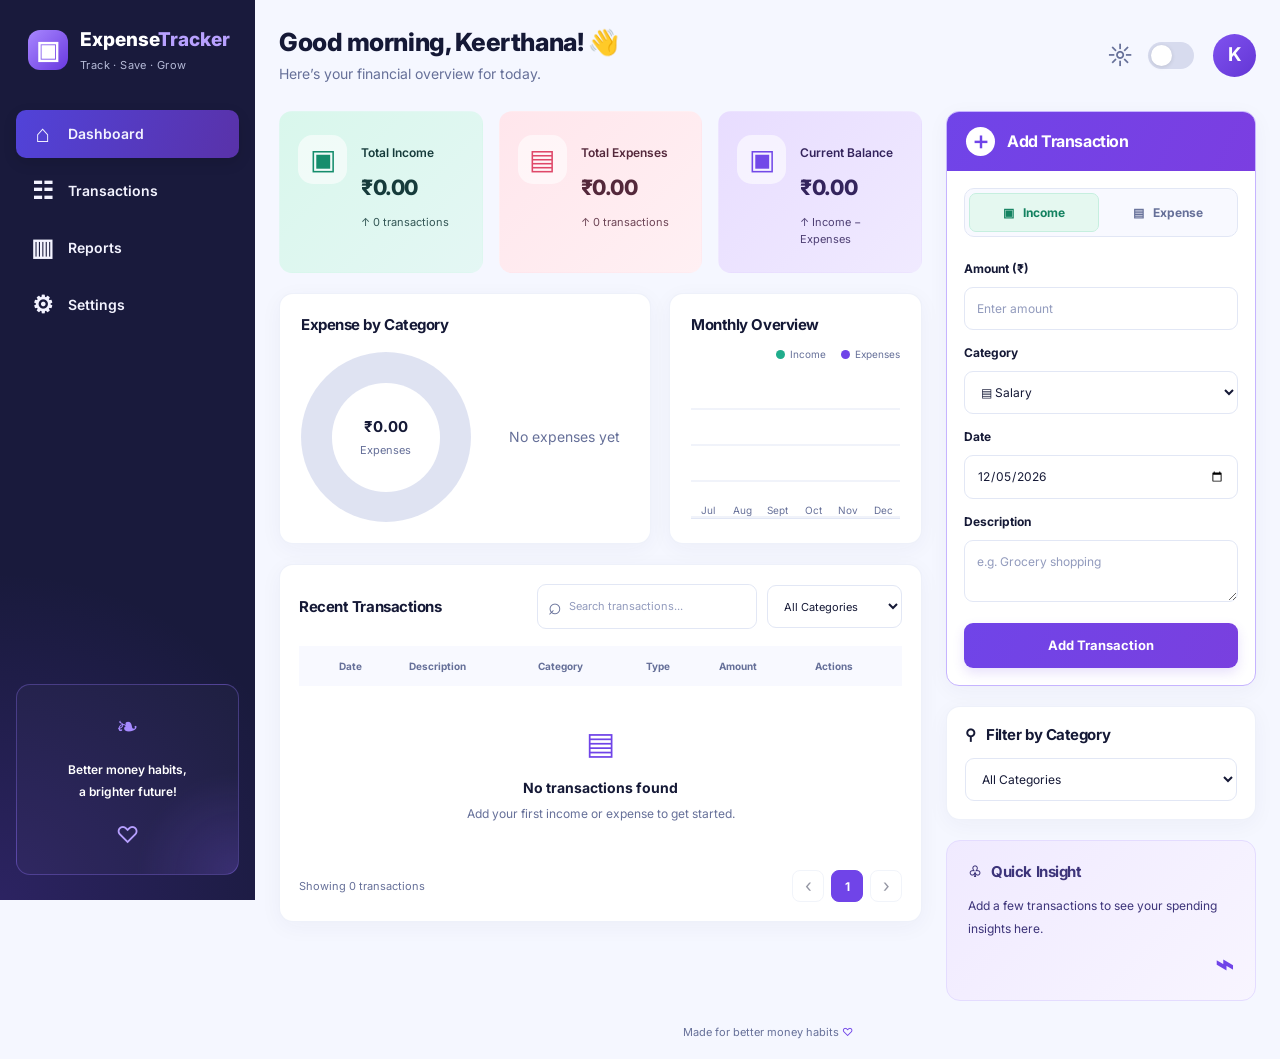
<file: Task 3 — Expense Tracker/index.html>
<!doctype html>
<html lang="en">
  <head>
    <meta charset="UTF-8" />
    <meta name="viewport" content="width=device-width, initial-scale=1.0" />
    <meta
      name="description"
      content="Track income, expenses, and your current balance with ExpenseTracker."
    />

    <title>ExpenseTracker | Personal Finance Dashboard</title>

    <link rel="preconnect" href="https://fonts.googleapis.com" />
    <link rel="preconnect" href="https://fonts.gstatic.com" crossorigin />
    <link
      href="https://fonts.googleapis.com/css2?family=Inter:wght@400;500;600;700;800&display=swap"
      rel="stylesheet"
    />

    <link rel="stylesheet" href="css/style.css" />
  </head>

  <body>
    <div class="app-shell">
      <aside class="sidebar" id="sidebar">
        <a class="brand" href="#dashboard" aria-label="ExpenseTracker home">
          <span class="brand-mark">▣</span>
          <span>
            <strong>Expense<span>Tracker</span></strong>
            <small>Track · Save · Grow</small>
          </span>
        </a>

        <nav class="side-nav" aria-label="Main navigation">
          <a class="nav-link active" href="#dashboard">
            <span class="nav-icon">⌂</span>Dashboard
          </a>
          <a class="nav-link" href="#transactions">
            <span class="nav-icon">☷</span>Transactions
          </a>
          <a class="nav-link" href="#reports">
            <span class="nav-icon">▥</span>Reports
          </a>
          <a class="nav-link" href="#settings">
            <span class="nav-icon">⚙</span>Settings
          </a>
        </nav>

        <div class="sidebar-note">
          <span class="note-leaf">❧</span>
          <p>Better money habits,<br />a brighter future!</p>
          <span class="note-heart">♡</span>
        </div>
      </aside>

      <main class="main-content" id="dashboard">
        <header class="topbar">
          <button
            class="mobile-menu"
            id="mobileMenu"
            type="button"
            aria-label="Open navigation"
          >
            ☰
          </button>

          <div>
            <h1>Good morning, Keerthana! <span aria-hidden="true">👋</span></h1>
            <p class="subheading">Here’s your financial overview for today.</p>
          </div>

          <div class="top-actions">
            <span class="sun-icon" aria-hidden="true">☼</span>

            <button
              class="theme-switch"
              id="themeToggle"
              type="button"
              aria-label="Toggle dark mode"
              aria-pressed="false"
            >
              <span></span>
            </button>

            <div class="avatar" title="Profile">K</div>
          </div>
        </header>

        <div class="dashboard-grid">
          <section class="center-column">
            <section class="summary-grid" aria-label="Financial summary">
              <article class="summary-card income-card">
                <div class="summary-icon">▣</div>
                <div class="summary-content">
                  <p>Total Income</p>
                  <h2 id="totalIncome">₹ 0</h2>
                  <small id="incomeCount">↑ 0 transactions</small>
                </div>
              </article>

              <article class="summary-card expense-card">
                <div class="summary-icon">▤</div>
                <div class="summary-content">
                  <p>Total Expenses</p>
                  <h2 id="totalExpenses">₹ 0</h2>
                  <small id="expenseCount">↑ 0 transactions</small>
                </div>
              </article>

              <article class="summary-card balance-card">
                <div class="summary-icon">▣</div>
                <div class="summary-content">
                  <p>Current Balance</p>
                  <h2 id="currentBalance">₹ 0</h2>
                  <small>↑ Income − Expenses</small>
                </div>
              </article>
            </section>

            <section class="insights-grid">
              <article class="panel category-panel" id="reports">
                <h3>Expense by Category</h3>

                <div class="category-chart-layout">
                  <div class="donut-chart" id="donutChart">
                    <div class="donut-hole">
                      <strong id="donutTotal">₹ 0</strong>
                      <span>Expenses</span>
                    </div>
                  </div>

                  <div class="category-legend" id="categoryLegend"></div>
                </div>
              </article>

              <article class="panel monthly-panel">
                <h3>Monthly Overview</h3>

                <div class="chart-legend">
                  <span><i class="legend-dot income-dot"></i>Income</span>
                  <span><i class="legend-dot expense-dot"></i>Expenses</span>
                </div>

                <div
                  class="bar-chart"
                  id="monthlyChart"
                  aria-label="Monthly income and expense chart"
                ></div>
              </article>
            </section>

            <section class="panel transactions-panel" id="transactions">
              <div class="section-heading">
                <h3>Recent Transactions</h3>

                <div class="transaction-tools">
                  <label class="search-box">
                    <span aria-hidden="true">⌕</span>
                    <input
                      id="searchInput"
                      type="search"
                      placeholder="Search transactions..."
                      aria-label="Search transactions"
                    />
                  </label>

                  <select
                    id="categoryFilter"
                    aria-label="Filter transactions by category"
                  >
                    <option value="all">All Categories</option>
                    <option value="Food">Food</option>
                    <option value="Transport">Transport</option>
                    <option value="Shopping">Shopping</option>
                    <option value="Bills">Bills</option>
                    <option value="Health">Health</option>
                    <option value="Entertainment">Entertainment</option>
                    <option value="Salary">Salary</option>
                    <option value="Freelance">Freelance</option>
                    <option value="Other">Other</option>
                  </select>
                </div>
              </div>

              <div class="table-wrap">
                <table>
                  <thead>
                    <tr>
                      <th><span class="sr-only">Select</span></th>
                      <th>Date</th>
                      <th>Description</th>
                      <th>Category</th>
                      <th>Type</th>
                      <th>Amount</th>
                      <th>Actions</th>
                    </tr>
                  </thead>

                  <tbody id="transactionRows"></tbody>
                </table>

                <div class="empty-state" id="emptyState" hidden>
                  <span>▤</span>
                  <strong>No transactions found</strong>
                  <p>Add your first income or expense to get started.</p>
                </div>
              </div>

              <div class="table-footer">
                <span id="transactionCount">Showing 0 transactions</span>

                <div class="pagination">
                  <button
                    id="prevPage"
                    type="button"
                    aria-label="Previous page"
                    disabled
                  >
                    ‹
                  </button>

                  <span id="pageNumber">1</span>

                  <button
                    id="nextPage"
                    type="button"
                    aria-label="Next page"
                    disabled
                  >
                    ›
                  </button>
                </div>
              </div>
            </section>
          </section>

          <aside class="right-column">
            <section class="add-panel" id="settings">
              <div class="add-panel-heading">
                <span>＋</span>
                <h2 id="formTitle">Add Transaction</h2>
              </div>

              <form id="transactionForm">
                <div
                  class="type-switch"
                  role="group"
                  aria-label="Transaction type"
                >
                  <button
                    type="button"
                    class="type-button selected income-type"
                    data-type="income"
                    aria-pressed="true"
                  >
                    ▣ &nbsp; Income
                  </button>

                  <button
                    type="button"
                    class="type-button expense-type"
                    data-type="expense"
                    aria-pressed="false"
                  >
                    ▤ &nbsp; Expense
                  </button>
                </div>

                <label for="amount">Amount (₹)</label>
                <input
                  id="amount"
                  name="amount"
                  type="number"
                  min="0.01"
                  step="0.01"
                  placeholder="Enter amount"
                  required
                />

                <label for="category">Category</label>
                <select id="category" name="category" required>
                  <option value="Food">🍴 Food</option>
                  <option value="Transport">🚌 Transport</option>
                  <option value="Shopping">🛍 Shopping</option>
                  <option value="Bills">⚡ Bills</option>
                  <option value="Health">✚ Health</option>
                  <option value="Entertainment">♫ Entertainment</option>
                  <option value="Salary">▤ Salary</option>
                  <option value="Freelance">💻 Freelance</option>
                  <option value="Other">✦ Other</option>
                </select>

                <label for="date">Date</label>
                <input id="date" name="date" type="date" required />

                <label for="description">Description</label>
                <textarea
                  id="description"
                  name="description"
                  rows="2"
                  maxlength="100"
                  placeholder="e.g. Grocery shopping"
                  required
                ></textarea>

                <p class="form-error" id="formError" role="alert"></p>

                <div class="form-actions">
                  <button class="submit-button" type="submit" id="submitButton">
                    Add Transaction
                  </button>

                  <button
                    class="cancel-button"
                    type="button"
                    id="cancelEdit"
                    hidden
                  >
                    Cancel
                  </button>
                </div>
              </form>
            </section>

            <section class="panel filter-panel">
              <h3>⚲ &nbsp; Filter by Category</h3>

              <select
                id="sideCategoryFilter"
                aria-label="Filter transactions by category"
              >
                <option value="all">All Categories</option>
                <option value="Food">Food</option>
                <option value="Transport">Transport</option>
                <option value="Shopping">Shopping</option>
                <option value="Bills">Bills</option>
                <option value="Health">Health</option>
                <option value="Entertainment">Entertainment</option>
                <option value="Salary">Salary</option>
                <option value="Freelance">Freelance</option>
                <option value="Other">Other</option>
              </select>
            </section>

            <section class="quick-insight">
              <h3>♧ &nbsp; Quick Insight</h3>
              <p id="quickInsight">
                Add a few transactions to see your spending insights here.
              </p>
              <span class="insight-decoration">⌁</span>
            </section>
          </aside>
        </div>

        <footer class="footer">
          Made for better money habits <span>♡</span>
        </footer>
      </main>
    </div>

    <div class="toast" id="toast" role="status" aria-live="polite"></div>

    <script src="js/script.js"></script>
  </body>
</html>
</file>
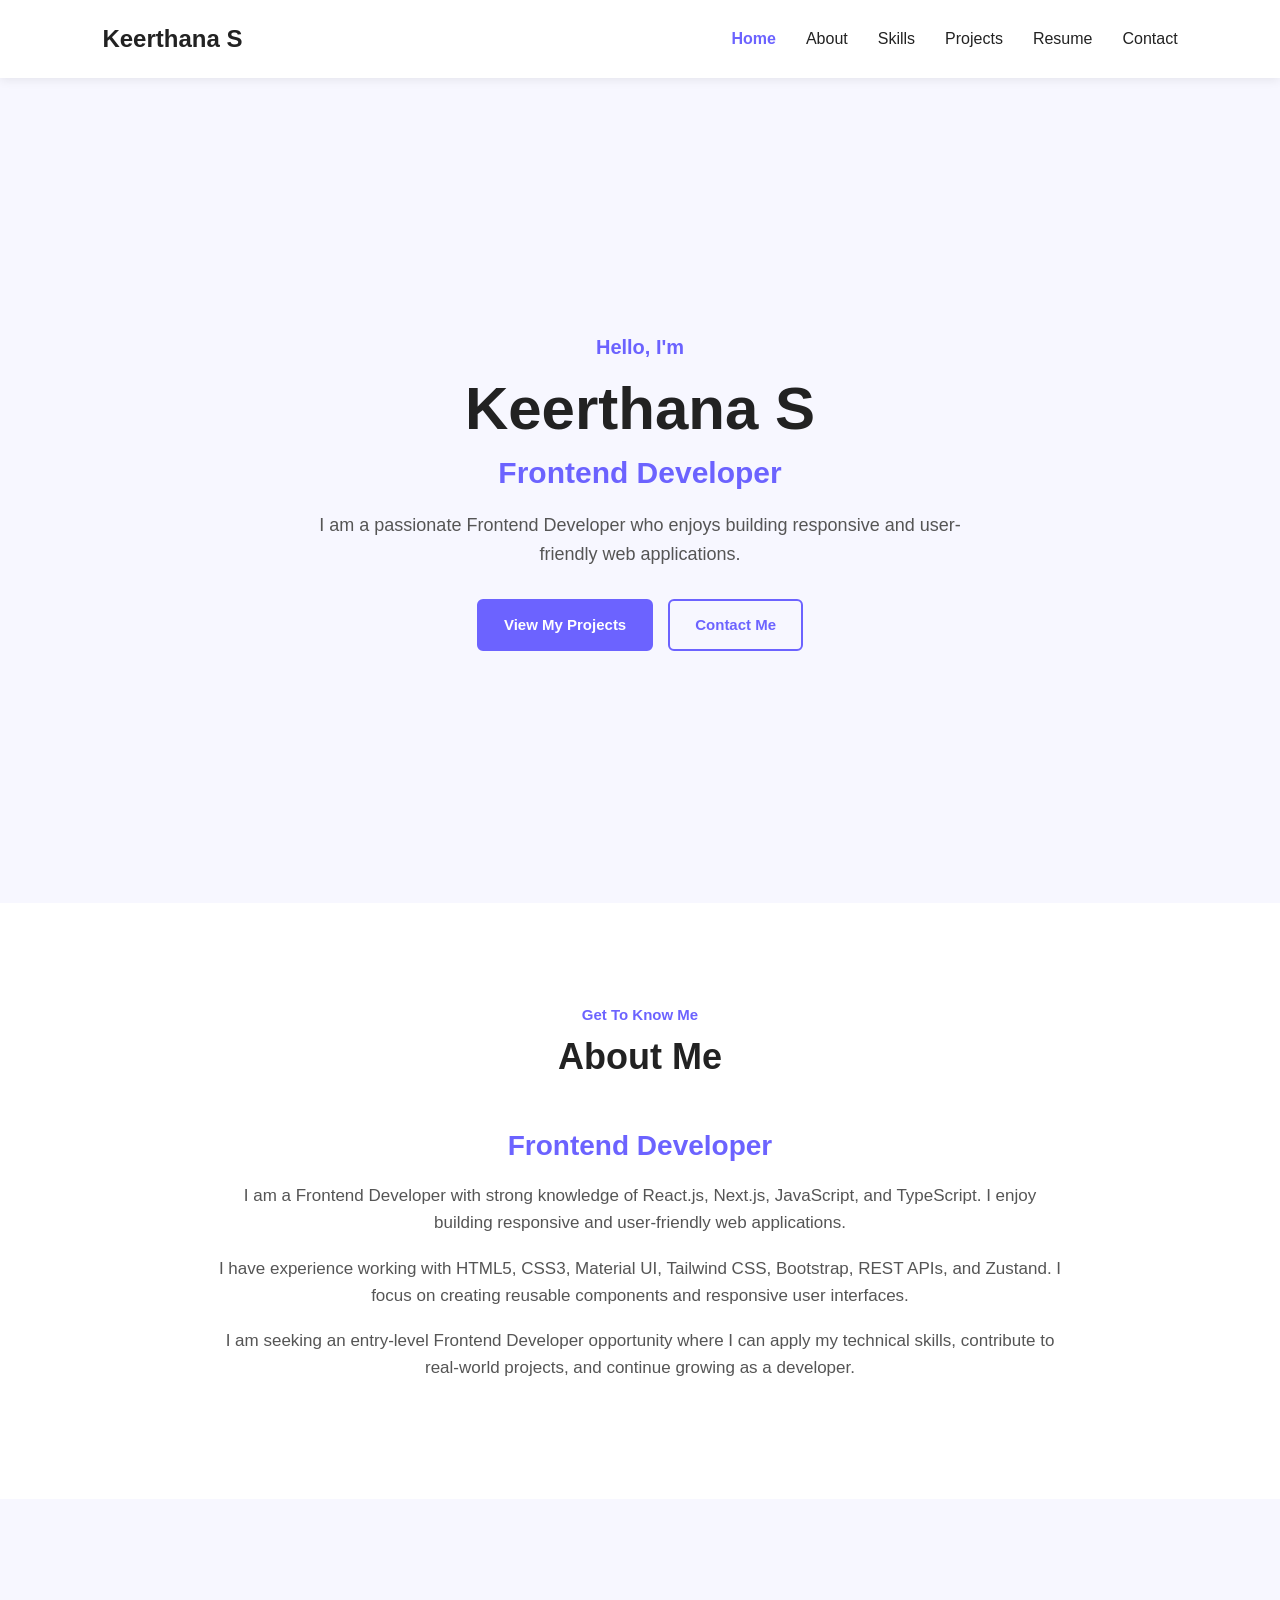
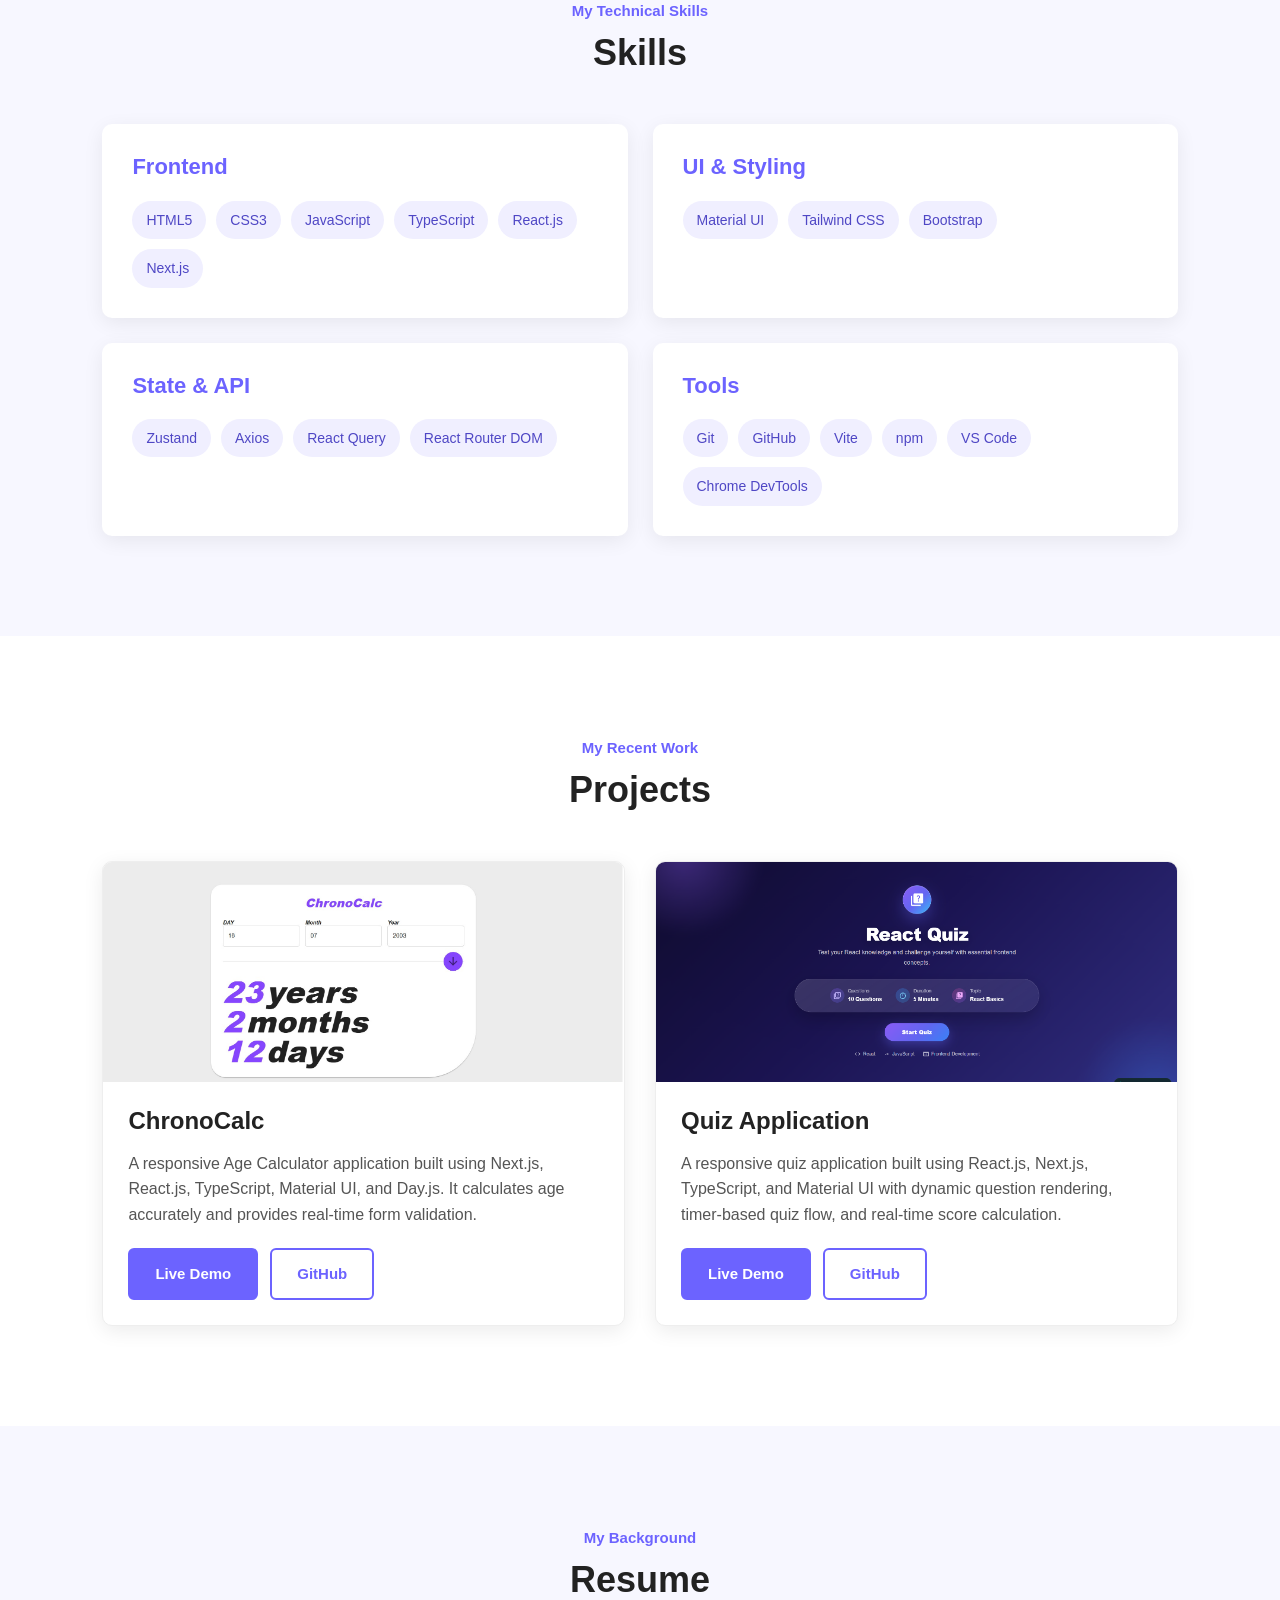
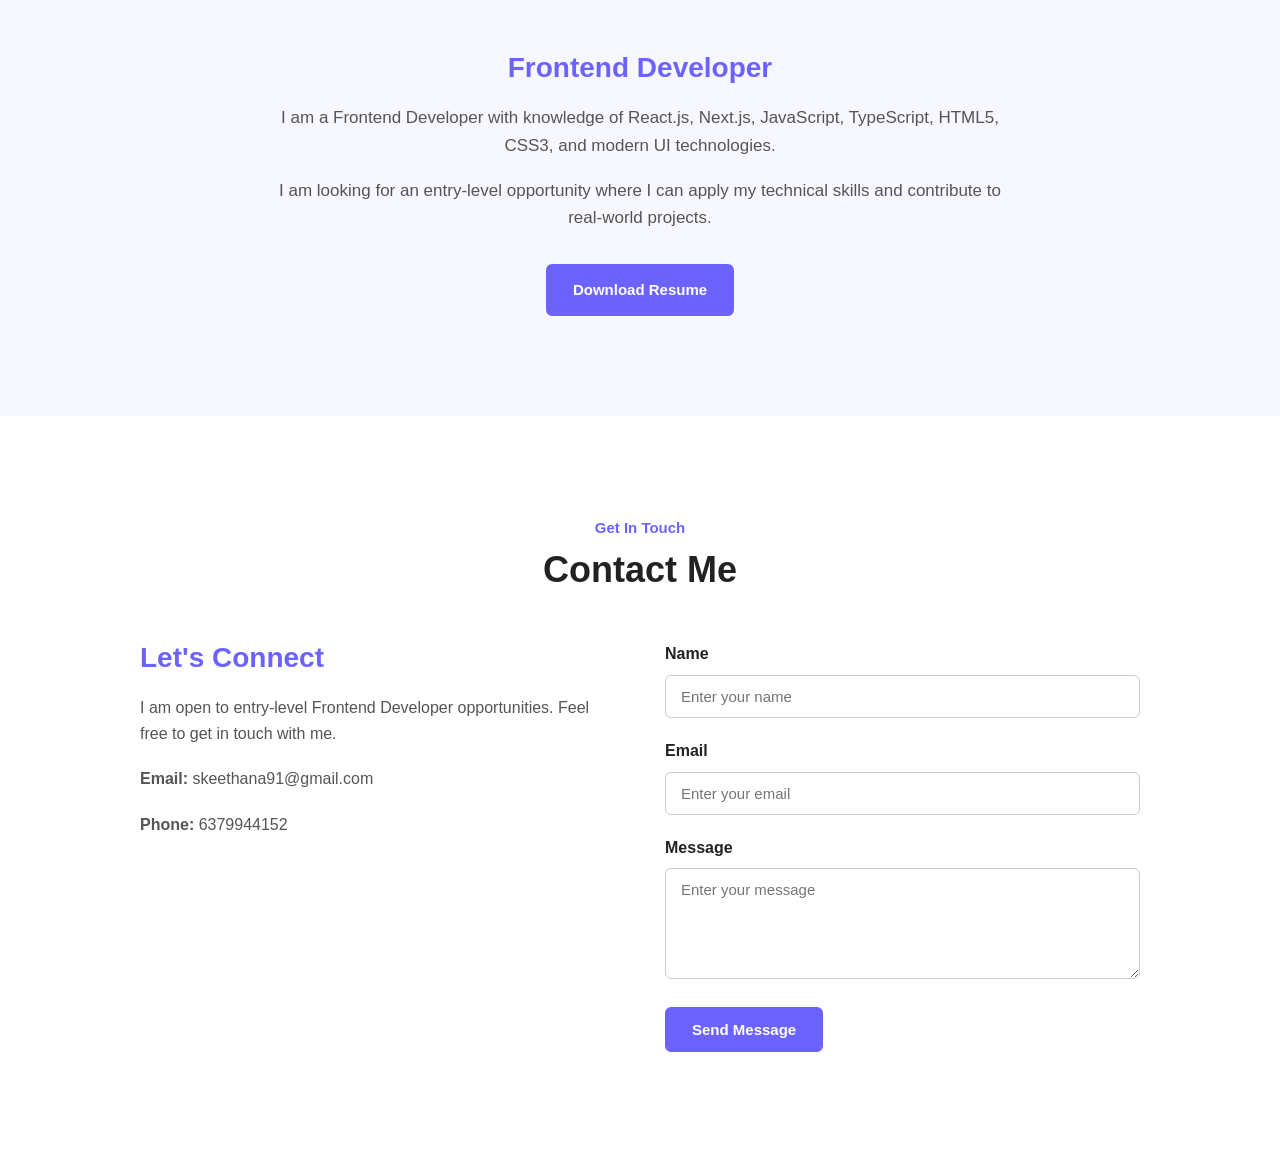
<file: TASK1_PERSONAL_PORTFOLIO/index.html>
<!doctype html>
<html lang="en">
  <head>
    <meta charset="UTF-8" />
    <meta name="viewport" content="width=device-width, initial-scale=1.0" />
    <title>Keerthana S | Frontend Developer</title>
    <link rel="stylesheet" href="css/style.css" />
  </head>

  <body>
    <nav class="navbar">
      <div class="logo">Keerthana S</div>

      <ul class="nav-links">
        <li><a href="#home">Home</a></li>
        <li><a href="#about">About</a></li>
        <li><a href="#skills">Skills</a></li>
        <li><a href="#projects">Projects</a></li>
        <li><a href="#resume">Resume</a></li>
        <li><a href="#contact">Contact</a></li>
      </ul>
    </nav>
    <section id="home" class="home-section">
      <div class="home-content">
        <p class="home-greeting">Hello, I'm</p>

        <h1>Keerthana S</h1>

        <h2>Frontend Developer</h2>

        <p class="home-description">
          I am a passionate Frontend Developer who enjoys building responsive
          and user-friendly web applications.
        </p>

        <div class="home-buttons">
          <a href="#projects" class="btn">View My Projects</a>
          <a href="#contact" class="btn btn-outline">Contact Me</a>
        </div>
      </div>
    </section>

    <section id="about" class="about-section">
      <div class="section-title">
        <p>Get To Know Me</p>
        <h2>About Me</h2>
      </div>

      <div class="about-content">
        <div class="about-text">
          <h3>Frontend Developer</h3>

          <p>
            I am a Frontend Developer with strong knowledge of React.js,
            Next.js, JavaScript, and TypeScript. I enjoy building responsive and
            user-friendly web applications.
          </p>

          <p>
            I have experience working with HTML5, CSS3, Material UI, Tailwind
            CSS, Bootstrap, REST APIs, and Zustand. I focus on creating reusable
            components and responsive user interfaces.
          </p>

          <p>
            I am seeking an entry-level Frontend Developer opportunity where I
            can apply my technical skills, contribute to real-world projects,
            and continue growing as a developer.
          </p>
        </div>
      </div>
    </section>
    <section id="skills" class="skills-section">
      <div class="section-title">
        <p>My Technical Skills</p>
        <h2>Skills</h2>
      </div>

      <div class="skills-container">
        <div class="skill-category">
          <h3>Frontend</h3>

          <div class="skills-list">
            <span>HTML5</span>
            <span>CSS3</span>
            <span>JavaScript</span>
            <span>TypeScript</span>
            <span>React.js</span>
            <span>Next.js</span>
          </div>
        </div>

        <div class="skill-category">
          <h3>UI & Styling</h3>

          <div class="skills-list">
            <span>Material UI</span>
            <span>Tailwind CSS</span>
            <span>Bootstrap</span>
          </div>
        </div>

        <div class="skill-category">
          <h3>State & API</h3>

          <div class="skills-list">
            <span>Zustand</span>
            <span>Axios</span>
            <span>React Query</span>
            <span>React Router DOM</span>
          </div>
        </div>

        <div class="skill-category">
          <h3>Tools</h3>

          <div class="skills-list">
            <span>Git</span>
            <span>GitHub</span>
            <span>Vite</span>
            <span>npm</span>
            <span>VS Code</span>
            <span>Chrome DevTools</span>
          </div>
        </div>
      </div>
    </section>
    <section id="projects" class="projects-section">
      <div class="section-title">
        <p>My Recent Work</p>
        <h2>Projects</h2>
      </div>

      <div class="projects-container">
        <div class="project-card">
          <div class="project-image">
            <img src="images/chronocalc.jpg" alt="ChronoCalc Age Calculator" />
          </div>

          <div class="project-content">
            <h3>ChronoCalc</h3>

            <p>
              A responsive Age Calculator application built using Next.js,
              React.js, TypeScript, Material UI, and Day.js. It calculates age
              accurately and provides real-time form validation.
            </p>

            <div class="project-buttons">
              <a
                href="https://chrono-age-calculator.netlify.app/"
                target="_blank"
                rel="noopener noreferrer"
                class="btn"
              >
                Live Demo
              </a>

              <a
                href="https://github.com/keerthana-sk-dot/chronocalc"
                target="_blank"
                rel="noopener noreferrer"
                class="btn btn-outline"
              >
                GitHub
              </a>
            </div>
          </div>
        </div>

        <div class="project-card">
          <div class="project-image">
            <img src="images/quiz-app.png" alt="Quiz Application" />
          </div>

          <div class="project-content">
            <h3>Quiz Application</h3>

            <p>
              A responsive quiz application built using React.js, Next.js,
              TypeScript, and Material UI with dynamic question rendering,
              timer-based quiz flow, and real-time score calculation.
            </p>

            <div class="project-buttons">
              <a
                href="https://reactapps-quiz.netlify.app/"
                target="_blank"
                rel="noopener noreferrer"
                class="btn"
              >
                Live Demo
              </a>

              <a
                href="https://github.com/keerthana-sk-dot/reactapp-quiz"
                target="_blank"
                rel="noopener noreferrer"
                class="btn btn-outline"
              >
                GitHub
              </a>
            </div>
          </div>
        </div>
      </div>
    </section>
    <section id="resume" class="resume-section">
      <div class="section-title">
        <p>My Background</p>
        <h2>Resume</h2>
      </div>

      <div class="resume-content">
        <h3>Frontend Developer</h3>

        <p>
          I am a Frontend Developer with knowledge of React.js, Next.js,
          JavaScript, TypeScript, HTML5, CSS3, and modern UI technologies.
        </p>

        <p>
          I am looking for an entry-level opportunity where I can apply my
          technical skills and contribute to real-world projects.
        </p>

        <a href="resume/Keerthana_s_resume.pdf" download class="btn">
          Download Resume
        </a>
      </div>
    </section>
    <section id="contact" class="contact-section">
      <div class="section-title">
        <p>Get In Touch</p>
        <h2>Contact Me</h2>
      </div>

      <div class="contact-content">
        <div class="contact-info">
          <h3>Let's Connect</h3>

          <p>
            I am open to entry-level Frontend Developer opportunities. Feel free
            to get in touch with me.
          </p>

          <p>
            <strong>Email:</strong>
            skeethana91@gmail.com
          </p>

          <p>
            <strong>Phone:</strong>
            6379944152
          </p>
        </div>

        <form id="contact-form" class="contact-form">
          <div class="form-group">
            <label for="name">Name</label>
            <input
              type="text"
              id="name"
              name="name"
              placeholder="Enter your name"
            />
            <small id="name-error"></small>
          </div>

          <div class="form-group">
            <label for="email">Email</label>
            <input
              type="email"
              id="email"
              name="email"
              placeholder="Enter your email"
            />
            <small id="email-error"></small>
          </div>

          <div class="form-group">
            <label for="message">Message</label>
            <textarea
              id="message"
              name="message"
              rows="5"
              placeholder="Enter your message"
            ></textarea>
            <small id="message-error"></small>
          </div>

          <button type="submit" class="btn">Send Message</button>

          <p id="form-success"></p>
        </form>
      </div>
    </section>
    <script src="js/script.js"></script>
  </body>
</html>
</file>
<file: Task 3 — Expense Tracker/css/style.css>
:root {
  --primary: #7044e8;
  --primary-dark: #5630c6;
  --primary-light: #eee8ff;

  --background: #f5f7ff;
  --surface: #ffffff;
  --surface-soft: #f8f9ff;

  --text: #151936;
  --text-secondary: #667099;
  --border: #e2e7f5;

  --green: #20ad8c;
  --red: #e65370;
  --orange: #ffae32;
  --blue: #3188ef;

  --sidebar: #191a3c;
  --sidebar-light: #24244e;

  --shadow: 0 5px 22px rgba(38, 43, 90, 0.045);
  --radius: 14px;
}

body.dark-mode {
  --background: #111426;
  --surface: #1c2037;
  --surface-soft: #252a43;

  --text: #f0f2ff;
  --text-secondary: #a6afd0;
  --border: #343a58;

  --primary-light: #302751;
  --shadow: 0 5px 22px rgba(0, 0, 0, 0.14);
}

* {
  box-sizing: border-box;
  margin: 0;
  padding: 0;
}

html {
  scroll-behavior: smooth;
}

body {
  font-family: "Inter", sans-serif;
  background: var(--background);
  color: var(--text);
  font-size: 14px;
  line-height: 1.6;
  transition:
    background 0.25s ease,
    color 0.25s ease;
}

button,
input,
select,
textarea {
  font: inherit;
}

button,
a,
select {
  -webkit-tap-highlight-color: transparent;
}

button {
  cursor: pointer;
}

button:disabled {
  cursor: not-allowed;
  opacity: 0.45;
}

a {
  color: inherit;
  text-decoration: none;
}

input,
select,
textarea {
  width: 100%;
  color: var(--text);
  background: var(--surface);
  border: 1px solid var(--border);
  border-radius: 9px;
  outline: none;
  transition:
    border-color 0.2s,
    box-shadow 0.2s;
}

input,
select {
  min-height: 43px;
  padding: 10px 12px;
}

textarea {
  padding: 11px 12px;
  resize: vertical;
}

input::placeholder,
textarea::placeholder {
  color: #929bbd;
}

input:focus,
select:focus,
textarea:focus {
  border-color: var(--primary);
  box-shadow: 0 0 0 3px rgba(112, 68, 232, 0.12);
}

button:focus-visible,
a:focus-visible {
  outline: 3px solid rgba(112, 68, 232, 0.45);
  outline-offset: 3px;
}

h1,
h2,
h3 {
  line-height: 1.3;
  letter-spacing: -0.45px;
}

h3 {
  font-size: 15px;
  font-weight: 700;
}

.sr-only {
  position: absolute;
  width: 1px;
  height: 1px;
  padding: 0;
  margin: -1px;
  overflow: hidden;
  clip: rect(0, 0, 0, 0);
  white-space: nowrap;
  border: 0;
}

 

.app-shell {
  min-height: 100vh;
}

.sidebar {
  position: fixed;
  inset: 0 auto 0 0;
  z-index: 100;
  display: flex;
  flex-direction: column;
  width: 255px;
  padding: 25px 16px;
  color: #ffffff;
  background:
    radial-gradient(
      circle at 0% 100%,
      rgba(112, 68, 232, 0.22),
      transparent 35%
    ),
    var(--sidebar);
}

.main-content {
  min-height: 100vh;
  margin-left: 255px;
  padding: 26px 24px 18px;
}



.brand {
  display: flex;
  align-items: center;
  gap: 12px;
  padding: 0 12px;
  margin-bottom: 35px;
}

.brand-mark {
  display: grid;
  place-items: center;
  width: 40px;
  height: 40px;
  flex-shrink: 0;
  border-radius: 12px;
  background: linear-gradient(135deg, #a887ff, #6939df);
  font-size: 25px;
  font-weight: 800;
}

.brand strong {
  display: block;
  font-size: 19px;
  font-weight: 800;
  white-space: nowrap;
}

.brand strong span {
  color: #b8a1ff;
}

.brand small {
  display: block;
  margin-top: 2px;
  color: #b5bad7;
  font-size: 11px;
  letter-spacing: 0.4px;
}

.side-nav {
  display: grid;
  gap: 9px;
}

.nav-link {
  display: flex;
  align-items: center;
  gap: 14px;
  min-height: 48px;
  padding: 12px 15px;
  border-radius: 10px;
  color: #f3f3ff;
  font-size: 14px;
  font-weight: 600;
  transition:
    background 0.2s,
    transform 0.2s;
}

.nav-link:hover {
  background: rgba(255, 255, 255, 0.09);
  transform: translateX(2px);
}

.nav-link.active {
  background: linear-gradient(110deg, #5143d9, #5932a9);
  box-shadow: 0 5px 14px rgba(0, 0, 0, 0.12);
}

.nav-icon {
  display: inline-grid;
  place-items: center;
  width: 23px;
  font-size: 24px;
  line-height: 1;
}

.sidebar-note {
  position: relative;
  display: flex;
  flex-direction: column;
  align-items: center;
  justify-content: center;
  min-height: 175px;
  margin-top: auto;
  padding: 20px 10px;
  overflow: hidden;
  border: 1px solid rgba(150, 119, 255, 0.32);
  border-radius: 14px;
  background:
    radial-gradient(
      circle at 100% 100%,
      rgba(137, 95, 255, 0.22),
      transparent 35%
    ),
    rgba(255, 255, 255, 0.025);
  text-align: center;
}

.note-leaf {
  margin-bottom: 10px;
  color: #a68aff;
  font-size: 27px;
}

.sidebar-note p {
  font-size: 12px;
  font-weight: 600;
  line-height: 1.9;
}

.note-heart {
  margin-top: 13px;
  color: #b7a0ff;
  font-size: 23px;
}



.topbar {
  display: flex;
  align-items: center;
  justify-content: space-between;
  gap: 18px;
  margin-bottom: 26px;
}

.topbar h1 {
  font-size: clamp(20px, 2vw, 25px);
  font-weight: 800;
}

.subheading {
  margin-top: 4px;
  color: var(--text-secondary);
  font-size: 14px;
}

.top-actions {
  display: flex;
  align-items: center;
  gap: 15px;
}

.sun-icon {
  color: var(--text-secondary);
  font-size: 25px;
}

.theme-switch {
  position: relative;
  width: 46px;
  height: 27px;
  padding: 3px;
  border: 0;
  border-radius: 50px;
  background: #d7dbee;
  transition: background 0.2s;
}

.theme-switch span {
  display: block;
  width: 21px;
  height: 21px;
  border-radius: 50%;
  background: #ffffff;
  box-shadow: 0 1px 4px rgba(0, 0, 0, 0.12);
  transition: transform 0.2s;
}

body.dark-mode .theme-switch {
  background: var(--primary);
}

body.dark-mode .theme-switch span {
  transform: translateX(19px);
}

.avatar {
  display: grid;
  place-items: center;
  width: 43px;
  height: 43px;
  margin-left: 4px;
  border-radius: 50%;
  background: linear-gradient(135deg, #8052ef, #6336d5);
  color: #ffffff;
  font-size: 19px;
  font-weight: 700;
}

.mobile-menu {
  display: none;
  width: 40px;
  height: 40px;
  border: 1px solid var(--border);
  border-radius: 9px;
  background: var(--surface);
  color: var(--text);
  font-size: 20px;
}

.dashboard-grid {
  display: grid;
  grid-template-columns: minmax(0, 1fr) 310px;
  align-items: start;
  gap: 24px;
}

.center-column,
.right-column {
  min-width: 0;
}

.center-column {
  display: grid;
  gap: 20px;
}

.right-column {
  display: grid;
  gap: 20px;
}


.summary-grid {
  display: grid;
  grid-template-columns: repeat(3, minmax(0, 1fr));
  gap: 16px;
}

.summary-card {
  display: flex;
  align-items: flex-start;
  gap: 14px;
  min-width: 0;
  min-height: 160px;
  padding: 23px 18px;
  border: 1px solid transparent;
  border-radius: 13px;
}

.income-card {
  background: linear-gradient(135deg, #d9f7ec, #e4f7f4);
  color: #163b3b;
}

.expense-card {
  background: linear-gradient(135deg, #ffe6ec, #fff0f3);
  color: #54283b;
}

.balance-card {
  background: linear-gradient(135deg, #e8ddff, #f0eaff);
  color: #34245d;
}

body.dark-mode .income-card {
  background: #1d3a38;
  color: #e2fff5;
}

body.dark-mode .expense-card {
  background: #402735;
  color: #ffe8ef;
}

body.dark-mode .balance-card {
  background: #302748;
  color: #f0e8ff;
}

.summary-icon {
  display: grid;
  place-items: center;
  width: 49px;
  height: 49px;
  flex-shrink: 0;
  border-radius: 15px;
  background: rgba(255, 255, 255, 0.6);
  font-size: 28px;
}

.income-card .summary-icon {
  color: #158d6c;
}

.expense-card .summary-icon {
  color: #df4869;
}

.balance-card .summary-icon {
  color: #7249e8;
}

.summary-content {
  min-width: 0;
  padding-top: 8px;
}

.summary-content p {
  margin-bottom: 12px;
  font-size: 12px;
  font-weight: 600;
}

.summary-content h2 {
  overflow-wrap: anywhere;
  font-size: clamp(17px, 1.65vw, 25px);
  font-weight: 800;
}

.summary-content small {
  display: block;
  margin-top: 12px;
  font-size: 11px;
  opacity: 0.85;
}

.panel {
  min-width: 0;
  padding: 21px;
  border: 1px solid rgba(224, 230, 246, 0.55);
  border-radius: var(--radius);
  background: var(--surface);
  box-shadow: var(--shadow);
}

body.dark-mode .panel {
  border-color: var(--border);
}

.insights-grid {
  display: grid;
  grid-template-columns: minmax(0, 1.25fr) minmax(0, 0.85fr);
  gap: 18px;
}

.category-panel,
.monthly-panel {
  min-height: 245px;
}

.category-chart-layout {
  display: flex;
  align-items: center;
  justify-content: space-around;
  gap: 18px;
  margin-top: 18px;
}

.donut-chart {
  display: grid;
  place-items: center;
  width: 170px;
  height: 170px;
  flex-shrink: 0;
  border-radius: 50%;
  background: conic-gradient(#dfe3f2 0 100%);
  transition: background 0.3s;
}

.donut-hole {
  display: flex;
  flex-direction: column;
  align-items: center;
  justify-content: center;
  width: 64%;
  height: 64%;
  border-radius: 50%;
  background: var(--surface);
  text-align: center;
}

.donut-hole strong {
  max-width: 100%;
  overflow-wrap: anywhere;
  font-size: 15px;
}

.donut-hole span {
  margin-top: 3px;
  color: var(--text-secondary);
  font-size: 11px;
}

.category-legend {
  display: grid;
  gap: 10px;
  flex: 1;
  min-width: 0;
}

.legend-row {
  display: grid;
  grid-template-columns: 10px minmax(0, 1fr);
  align-items: center;
  gap: 7px;
  font-size: 11px;
}

.legend-color {
  width: 10px;
  height: 10px;
  border-radius: 50%;
}

.legend-value {
  grid-column: 2;
  color: var(--text-secondary);
  overflow-wrap: anywhere;
}

.chart-legend {
  display: flex;
  justify-content: flex-end;
  gap: 15px;
  margin-top: 12px;
  color: var(--text-secondary);
  font-size: 10px;
}

.chart-legend span {
  display: inline-flex;
  align-items: center;
  gap: 5px;
}

.legend-dot {
  width: 9px;
  height: 9px;
  border-radius: 50%;
}

.income-dot {
  background: var(--green);
}

.expense-dot {
  background: var(--primary);
}

.bar-chart {
  display: flex;
  align-items: stretch;
  justify-content: space-around;
  gap: 10px;
  height: 145px;
  margin-top: 12px;
  padding: 12px 4px 0;
  border-bottom: 1px solid var(--border);
  background: repeating-linear-gradient(
    to bottom,
    transparent 0,
    transparent 34px,
    var(--border) 35px,
    transparent 36px
  );
}

.month-group {
  display: flex;
  flex: 1;
  min-width: 0;
  flex-direction: column;
  align-items: center;
  justify-content: flex-end;
}

.bar-pair {
  display: flex;
  align-items: flex-end;
  justify-content: center;
  gap: 4px;
  width: 100%;
  height: 100%;
}

.bar {
  width: min(13px, 40%);
  min-height: 0;
  border-radius: 4px 4px 0 0;
  transition: height 0.3s ease;
}

.bar.income {
  background: var(--green);
}

.bar.expense {
  background: var(--primary);
}

.month-label {
  padding-top: 7px;
  color: var(--text-secondary);
  font-size: 10px;
}


.add-panel {
  overflow: hidden;
  border: 1px solid #c6b4ff;
  border-radius: 13px;
  background: var(--surface);
  box-shadow: var(--shadow);
}

.add-panel-heading {
  display: flex;
  align-items: center;
  gap: 12px;
  min-height: 59px;
  padding: 15px 19px;
  background: linear-gradient(115deg, #7044e8, #7b3ee1);
  color: #ffffff;
}

.add-panel-heading > span {
  display: grid;
  place-items: center;
  width: 29px;
  height: 29px;
  border-radius: 50%;
  background: #ffffff;
  color: var(--primary);
  font-size: 23px;
  font-weight: 600;
  line-height: 1;
}

.add-panel-heading h2 {
  font-size: 16px;
  font-weight: 700;
}

#transactionForm {
  display: grid;
  gap: 9px;
  padding: 17px;
}

#transactionForm label {
  margin-top: 4px;
  font-size: 12px;
  font-weight: 700;
}

#transactionForm input,
#transactionForm select,
#transactionForm textarea {
  font-size: 12px;
}

#transactionForm textarea {
  min-height: 56px;
}

.type-switch {
  display: grid;
  grid-template-columns: 1fr 1fr;
  gap: 5px;
  margin-bottom: 9px;
  padding: 4px;
  border: 1px solid var(--border);
  border-radius: 10px;
  background: var(--surface-soft);
}

.type-button {
  min-height: 39px;
  border: 1px solid transparent;
  border-radius: 7px;
  background: transparent;
  color: var(--text-secondary);
  font-size: 12px;
  font-weight: 700;
  transition:
    background 0.2s,
    color 0.2s;
}

.type-button.selected.income-type {
  border-color: #c6efdf;
  background: #e5f8f0;
  color: #138260;
}

.type-button.selected.expense-type {
  border-color: #ffd2dc;
  background: #fff0f3;
  color: #c2385b;
}

body.dark-mode .type-button.selected.income-type {
  border-color: #326c5b;
  background: #23483d;
  color: #a2f4d2;
}

body.dark-mode .type-button.selected.expense-type {
  border-color: #754052;
  background: #482936;
  color: #ffc2d1;
}

.form-error {
  min-height: 0;
  color: var(--red);
  font-size: 12px;
}

.form-actions {
  display: grid;
  gap: 8px;
  margin-top: 3px;
}

.submit-button {
  width: 100%;
  min-height: 45px;
  padding: 12px;
  border: 0;
  border-radius: 9px;
  background: linear-gradient(110deg, #7044e8, #7940df);
  color: #ffffff;
  font-size: 13px;
  font-weight: 700;
  box-shadow: 0 5px 12px rgba(112, 68, 232, 0.16);
  transition:
    transform 0.2s,
    box-shadow 0.2s;
}

.submit-button:hover {
  transform: translateY(-1px);
  box-shadow: 0 8px 18px rgba(112, 68, 232, 0.24);
}

.cancel-button {
  min-height: 39px;
  border: 1px solid var(--border);
  border-radius: 9px;
  background: var(--surface-soft);
  color: var(--text);
  font-weight: 600;
}

[hidden] {
  display: none !important;
}

.filter-panel {
  padding: 18px;
}

.filter-panel h3 {
  margin-bottom: 13px;
}

.filter-panel select {
  font-size: 12px;
}

.quick-insight {
  position: relative;
  overflow: hidden;
  padding: 21px;
  border: 1px solid #e4dcff;
  border-radius: var(--radius);
  background: linear-gradient(135deg, #f0eaff, #f8f5ff);
  color: #3d347a;
}

body.dark-mode .quick-insight {
  border-color: #42365e;
  background: linear-gradient(135deg, #302746, #25223e);
  color: #eee5ff;
}

.quick-insight h3 {
  margin-bottom: 14px;
}

.quick-insight p {
  color: inherit;
  font-size: 12px;
  line-height: 1.9;
}

.insight-decoration {
  display: block;
  margin-top: 7px;
  color: var(--primary);
  font-size: 31px;
  font-weight: 800;
  text-align: right;
  line-height: 1;
}

.transactions-panel {
  padding: 19px;
}

.section-heading {
  display: flex;
  align-items: center;
  justify-content: space-between;
  gap: 14px;
  margin-bottom: 17px;
}

.transaction-tools {
  display: flex;
  align-items: center;
  gap: 10px;
}

.search-box {
  display: flex;
  align-items: center;
  gap: 7px;
  width: 220px;
  min-width: 0;
  padding-left: 10px;
  border: 1px solid var(--border);
  border-radius: 9px;
  color: var(--text-secondary);
}

.search-box > span {
  font-size: 23px;
  line-height: 1;
}

.search-box input {
  min-width: 0;
  padding-left: 0;
  border: 0;
  box-shadow: none;
  font-size: 11px;
}

.search-box input:focus {
  box-shadow: none;
}

.transaction-tools select {
  width: 135px;
  font-size: 11px;
}

.table-wrap {
  width: 100%;
  overflow-x: auto;
}

table {
  width: 100%;
  border-collapse: collapse;
  text-align: left;
  white-space: nowrap;
}

thead {
  background: var(--surface-soft);
}

th {
  padding: 12px 9px;
  color: var(--text-secondary);
  font-size: 10px;
  font-weight: 700;
}

td {
  padding: 13px 9px;
  border-bottom: 1px solid var(--border);
  font-size: 11px;
}

tbody tr {
  transition: background 0.2s;
}

tbody tr:hover {
  background: var(--surface-soft);
}

.row-check {
  width: 15px;
  min-height: 15px;
  height: 15px;
  accent-color: var(--primary);
  cursor: pointer;
}

.transaction-category,
.transaction-type {
  display: inline-block;
  padding: 5px 9px;
  border-radius: 20px;
  font-size: 10px;
  font-weight: 600;
}

.transaction-category {
  background: var(--primary-light);
  color: var(--primary);
}

.transaction-type.income {
  background: #e0f7ef;
  color: #138260;
}

.transaction-type.expense {
  background: #ffe7ed;
  color: #c2385b;
}

body.dark-mode .transaction-type.income {
  background: #23483d;
  color: #a2f4d2;
}

body.dark-mode .transaction-type.expense {
  background: #482936;
  color: #ffc2d1;
}

.amount {
  font-weight: 700;
}

.amount.income {
  color: #168b69;
}

.amount.expense {
  color: #c2385b;
}

.action-btn {
  display: inline-grid;
  place-items: center;
  width: 29px;
  height: 29px;
  margin-right: 3px;
  border: 0;
  border-radius: 7px;
  background: transparent;
  font-size: 17px;
  transition:
    background 0.2s,
    transform 0.2s;
}

.action-btn:hover {
  transform: translateY(-1px);
  background: var(--primary-light);
}

.edit-btn {
  color: var(--primary);
}

.delete-btn {
  color: #e5485d;
}

.empty-state {
  padding: 32px 12px;
  text-align: center;
}

.empty-state > span {
  display: block;
  margin-bottom: 9px;
  color: var(--primary);
  font-size: 31px;
}

.empty-state strong {
  display: block;
  font-size: 14px;
}

.empty-state p {
  margin-top: 5px;
  color: var(--text-secondary);
  font-size: 12px;
}

.table-footer {
  display: flex;
  align-items: center;
  justify-content: space-between;
  gap: 12px;
  margin-top: 15px;
  color: var(--text-secondary);
  font-size: 11px;
}

.pagination {
  display: flex;
  align-items: center;
  gap: 7px;
}

.pagination button,
.pagination span {
  display: grid;
  place-items: center;
  width: 32px;
  height: 32px;
  border: 1px solid var(--border);
  border-radius: 8px;
  background: var(--surface);
  color: var(--text);
  font-size: 18px;
}

.pagination span {
  border-color: var(--primary);
  background: var(--primary);
  color: #ffffff;
  font-size: 12px;
  font-weight: 700;
}

.toast {
  position: fixed;
  right: 24px;
  bottom: 24px;
  z-index: 300;
  max-width: calc(100vw - 32px);
  padding: 13px 19px;
  border-radius: 10px;
  background: #202344;
  color: #ffffff;
  font-size: 13px;
  box-shadow: 0 8px 28px rgba(0, 0, 0, 0.2);
  opacity: 0;
  pointer-events: none;
  transform: translateY(12px);
  transition:
    opacity 0.2s,
    transform 0.2s;
}

.toast.show {
  opacity: 1;
  transform: translateY(0);
}

.footer {
  padding-top: 23px;
  color: var(--text-secondary);
  font-size: 11px;
  text-align: center;
}

.footer span {
  color: var(--primary);
}



@media (max-width: 1250px) {
  .sidebar {
    width: 220px;
  }

  .main-content {
    margin-left: 220px;
    padding-right: 18px;
    padding-left: 18px;
  }

  .dashboard-grid {
    grid-template-columns: minmax(0, 1fr) 280px;
    gap: 16px;
  }

  .summary-grid {
    gap: 10px;
  }

  .summary-card {
    flex-direction: column;
    gap: 9px;
    min-height: 180px;
    padding: 16px;
  }

  .summary-content {
    padding-top: 0;
  }

  .summary-content p {
    margin-bottom: 5px;
  }

  .summary-content small {
    margin-top: 6px;
  }

  .insights-grid {
    grid-template-columns: 1fr;
  }

  .category-panel,
  .monthly-panel {
    min-height: 0;
  }

  .donut-chart {
    width: 150px;
    height: 150px;
  }

  .section-heading {
    align-items: flex-start;
    flex-direction: column;
  }

  .transaction-tools {
    width: 100%;
  }

  .search-box {
    flex: 1;
  }
}


@media (max-width: 760px) {
  .sidebar {
    width: 255px;
    transform: translateX(-100%);
    transition: transform 0.25s ease;
    box-shadow: 8px 0 30px rgba(0, 0, 0, 0.14);
  }

  .sidebar.open {
    transform: translateX(0);
  }

  .main-content {
    margin-left: 0;
    padding: 18px 14px;
  }

  .topbar {
    align-items: flex-start;
    gap: 10px;
    margin-bottom: 22px;
  }

  .mobile-menu {
    display: block;
    flex-shrink: 0;
  }

  .topbar h1 {
    font-size: 18px;
  }

  .subheading {
    font-size: 12px;
  }

  .top-actions {
    gap: 8px;
  }

  .sun-icon {
    display: none;
  }

  .theme-switch {
    width: 40px;
    height: 24px;
  }

  .theme-switch span {
    width: 18px;
    height: 18px;
  }

  body.dark-mode .theme-switch span {
    transform: translateX(16px);
  }

  .avatar {
    width: 35px;
    height: 35px;
    font-size: 15px;
  }

  .dashboard-grid {
    grid-template-columns: 1fr;
  }

  .summary-grid {
    grid-template-columns: 1fr;
    gap: 12px;
  }

  .summary-card {
    flex-direction: row;
    align-items: center;
    min-height: 110px;
    padding: 18px;
  }

  .summary-content {
    padding-top: 0;
  }

  .summary-content p {
    margin-bottom: 5px;
  }

  .summary-content h2 {
    font-size: 22px;
  }

  .summary-content small {
    margin-top: 5px;
  }

  .insights-grid {
    grid-template-columns: 1fr;
  }

  .category-chart-layout {
    justify-content: center;
    gap: 20px;
  }

  .donut-chart {
    width: 145px;
    height: 145px;
  }

  .category-legend {
    gap: 9px;
  }

  .right-column {
    grid-row: auto;
  }

  .transactions-panel {
    padding: 15px;
  }

  .transaction-tools {
    align-items: stretch;
    flex-direction: column;
  }

  .search-box {
    width: 100%;
  }

  .transaction-tools select {
    width: 100%;
  }

  .table-footer {
    align-items: flex-start;
    flex-direction: column;
  }

  .pagination {
    align-self: flex-end;
  }

  .footer {
    padding-bottom: 10px;
  }
}


@media (max-width: 420px) {
  .main-content {
    padding-right: 10px;
    padding-left: 10px;
  }

  .topbar {
    flex-wrap: wrap;
  }

  .topbar > div:nth-child(2) {
    flex: 1;
    min-width: 130px;
  }

  .topbar h1 {
    font-size: 16px;
  }

  .top-actions {
    margin-left: auto;
  }

  .panel {
    padding: 15px;
  }

  .category-chart-layout {
    flex-direction: column;
  }

  .category-legend {
    width: 100%;
  }

  .legend-row {
    grid-template-columns: 10px 1fr auto;
  }

  .legend-value {
    grid-column: auto;
    text-align: right;
  }

  .bar-chart {
    gap: 5px;
  }

  .add-panel-heading {
    padding: 13px;
  }

  #transactionForm {
    padding: 13px;
  }

  .donut-chart {
    width: 155px;
    height: 155px;
  }
}

@media (prefers-reduced-motion: reduce) {
  *,
  *::before,
  *::after {
    scroll-behavior: auto !important;
    transition-duration: 0.01ms !important;
    animation-duration: 0.01ms !important;
    animation-iteration-count: 1 !important;
  }
}
</file>
<file: TASK1_PERSONAL_PORTFOLIO/css/style.css>
* {
  margin: 0;
  padding: 0;
  box-sizing: border-box;
}

html {
  scroll-behavior: smooth;
}

body {
  font-family: Arial, sans-serif;
  line-height: 1.6;
  color: #222;
  background-color: #ffffff;
}

a {
  text-decoration: none;
}

ul {
  list-style: none;
}

img {
  width: 100%;
  display: block;
}

section {
  padding: 100px 8%;
}

h1,
h2,
h3 {
  line-height: 1.2;
}

.navbar {
  width: 100%;
  padding: 20px 8%;
  display: flex;
  justify-content: space-between;
  align-items: center;
  background-color: #ffffff;
  position: sticky;
  top: 0;
  z-index: 1000;
  box-shadow: 0 2px 10px rgba(0, 0, 0, 0.08);
}

.logo {
  font-size: 24px;
  font-weight: 700;
  color: #222;
}

.nav-links {
  display: flex;
  gap: 30px;
}

.nav-links a {
  color: #222;
  font-size: 16px;
  font-weight: 500;
  transition: color 0.3s ease;
}

.nav-links a:hover {
  color: #6c63ff;
}

.section-title {
  text-align: center;
  margin-bottom: 50px;
}

.section-title p {
  color: #6c63ff;
  font-size: 15px;
  font-weight: 600;
  margin-bottom: 8px;
}

.section-title h2 {
  font-size: 36px;
  color: #222;
}

.btn {
  display: inline-block;
  padding: 12px 25px;
  background-color: #6c63ff;
  color: #ffffff;
  border: 2px solid #6c63ff;
  border-radius: 6px;
  font-size: 15px;
  font-weight: 600;
  cursor: pointer;
  transition: all 0.3s ease;
}

.btn:hover {
  background-color: #574fd6;
  border-color: #574fd6;
  transform: translateY(-2px);
}

.btn-outline {
  background-color: transparent;
  color: #6c63ff;
}

.btn-outline:hover {
  background-color: #6c63ff;
  color: #ffffff;
}

.home-section {
  min-height: calc(100vh - 75px);
  display: flex;
  justify-content: center;
  align-items: center;
  text-align: center;
  background-color: #f7f7ff;
}

.home-content {
  max-width: 800px;
}

.home-greeting {
  color: #6c63ff;
  font-size: 20px;
  font-weight: 600;
  margin-bottom: 10px;
}

.home-content h1 {
  font-size: 60px;
  margin-bottom: 10px;
}

.home-content h2 {
  font-size: 30px;
  color: #6c63ff;
  margin-bottom: 20px;
}

.home-description {
  max-width: 650px;
  margin: 0 auto 30px;
  font-size: 18px;
  color: #555;
}

.home-buttons {
  display: flex;
  justify-content: center;
  gap: 15px;
}

.about-section {
  background-color: #ffffff;
}

.about-content {
  max-width: 850px;
  margin: 0 auto;
}

.about-text {
  text-align: center;
}

.about-text h3 {
  font-size: 28px;
  margin-bottom: 20px;
  color: #6c63ff;
}

.about-text p {
  font-size: 17px;
  color: #555;
  margin-bottom: 18px;
}

.skills-section {
  background-color: #f7f7ff;
}

.skills-container {
  max-width: 1100px;
  margin: 0 auto;
  display: grid;
  grid-template-columns: repeat(2, 1fr);
  gap: 25px;
}

.skill-category {
  background-color: #ffffff;
  padding: 30px;
  border-radius: 10px;
  box-shadow: 0 5px 20px rgba(0, 0, 0, 0.07);
  transition: transform 0.3s ease;
}

.skill-category:hover {
  transform: translateY(-5px);
}

.skill-category h3 {
  margin-bottom: 20px;
  color: #6c63ff;
  font-size: 22px;
}

.skills-list {
  display: flex;
  flex-wrap: wrap;
  gap: 10px;
}

.skills-list span {
  padding: 8px 14px;
  background-color: #f0efff;
  color: #4f47c5;
  border-radius: 20px;
  font-size: 14px;
  font-weight: 500;
}

.projects-section {
  background-color: #ffffff;
}

.projects-container {
  max-width: 1100px;
  margin: 0 auto;
  display: grid;
  grid-template-columns: repeat(2, 1fr);
  gap: 30px;
}

.project-card {
  background-color: #ffffff;
  border-radius: 10px;
  overflow: hidden;
  box-shadow: 0 5px 20px rgba(0, 0, 0, 0.08);
  border: 1px solid #eeeeee;
  transition:
    transform 0.3s ease,
    box-shadow 0.3s ease;
}

.project-card:hover {
  transform: translateY(-8px);
  box-shadow: 0 10px 30px rgba(0, 0, 0, 0.12);
}

.project-image {
  width: 100%;
  height: 220px;
  overflow: hidden;
  background-color: #eeeeee;
}

.project-image img {
  width: 100%;
  height: 100%;
  object-fit: cover;
}

.project-content {
  padding: 25px;
}

.project-content h3 {
  font-size: 24px;
  margin-bottom: 15px;
}

.project-content p {
  color: #555;
  margin-bottom: 20px;
}

.project-buttons {
  display: flex;
  gap: 12px;
  flex-wrap: wrap;
}

.resume-section {
  background-color: #f7f7ff;
}

.resume-content {
  max-width: 750px;
  margin: 0 auto;
  text-align: center;
}

.resume-content h3 {
  font-size: 28px;
  color: #6c63ff;
  margin-bottom: 20px;
}

.resume-content p {
  color: #555;
  font-size: 17px;
  margin-bottom: 18px;
}

.resume-content .btn {
  margin-top: 15px;
}

.contact-section {
  background-color: #ffffff;
}

.contact-content {
  max-width: 1000px;
  margin: 0 auto;
  display: grid;
  grid-template-columns: 1fr 1fr;
  gap: 50px;
}

.contact-info h3 {
  font-size: 28px;
  color: #6c63ff;
  margin-bottom: 20px;
}

.contact-info p {
  color: #555;
  margin-bottom: 20px;
}

.contact-form {
  width: 100%;
}

.form-group {
  margin-bottom: 20px;
}

.form-group label {
  display: block;
  margin-bottom: 8px;
  font-weight: 600;
}

.form-group input,
.form-group textarea {
  width: 100%;
  padding: 12px 15px;
  border: 1px solid #cccccc;
  border-radius: 6px;
  font-family: inherit;
  font-size: 15px;
  outline: none;
  transition: border-color 0.3s ease;
}

.form-group input:focus,
.form-group textarea:focus {
  border-color: #6c63ff;
}

.form-group textarea {
  resize: vertical;
}

.form-group small {
  display: block;
  margin-top: 5px;
  color: #e63946;
  font-size: 13px;
}

#form-success {
  margin-top: 15px;
  color: #2a9d8f;
  font-weight: 600;
}

@media (max-width: 900px) {
  .navbar {
    padding: 18px 5%;
  }

  .nav-links {
    gap: 18px;
  }

  section {
    padding: 80px 5%;
  }

  .home-content h1 {
    font-size: 50px;
  }

  .projects-container {
    grid-template-columns: 1fr;
    max-width: 650px;
  }

  .contact-content {
    grid-template-columns: 1fr;
    max-width: 700px;
  }
}

@media (max-width: 600px) {
  .navbar {
    flex-direction: column;
    gap: 15px;
    padding: 18px 5%;
  }

  .logo {
    font-size: 22px;
  }

  .nav-links {
    width: 100%;
    justify-content: center;
    gap: 12px;
    flex-wrap: wrap;
  }

  .nav-links a {
    font-size: 14px;
  }

  section {
    padding: 70px 5%;
  }

  .section-title {
    margin-bottom: 35px;
  }

  .section-title h2 {
    font-size: 30px;
  }

  .home-section {
    min-height: calc(100vh - 120px);
  }

  .home-content h1 {
    font-size: 40px;
  }

  .home-content h2 {
    font-size: 24px;
  }

  .home-description {
    font-size: 16px;
  }

  .home-buttons {
    flex-direction: column;
    align-items: center;
  }

  .home-buttons .btn {
    width: 220px;
    text-align: center;
  }

  .skills-container {
    grid-template-columns: 1fr;
  }

  .skill-category {
    padding: 25px;
  }

  .projects-container {
    grid-template-columns: 1fr;
  }

  .project-image {
    height: 200px;
  }

  .project-content {
    padding: 20px;
  }

  .project-buttons {
    flex-direction: column;
  }

  .project-buttons .btn {
    text-align: center;
  }

  .contact-content {
    grid-template-columns: 1fr;
    gap: 35px;
  }

  .contact-info h3 {
    font-size: 24px;
  }
}

.reveal {
  opacity: 0;
  transform: translateY(30px);
  transition:
    opacity 0.8s ease,
    transform 0.8s ease;
}

.reveal.show {
  opacity: 1;
  transform: translateY(0);
}

.nav-links a.active {
  color: #6c63ff;
  font-weight: 700;
}
</file>
